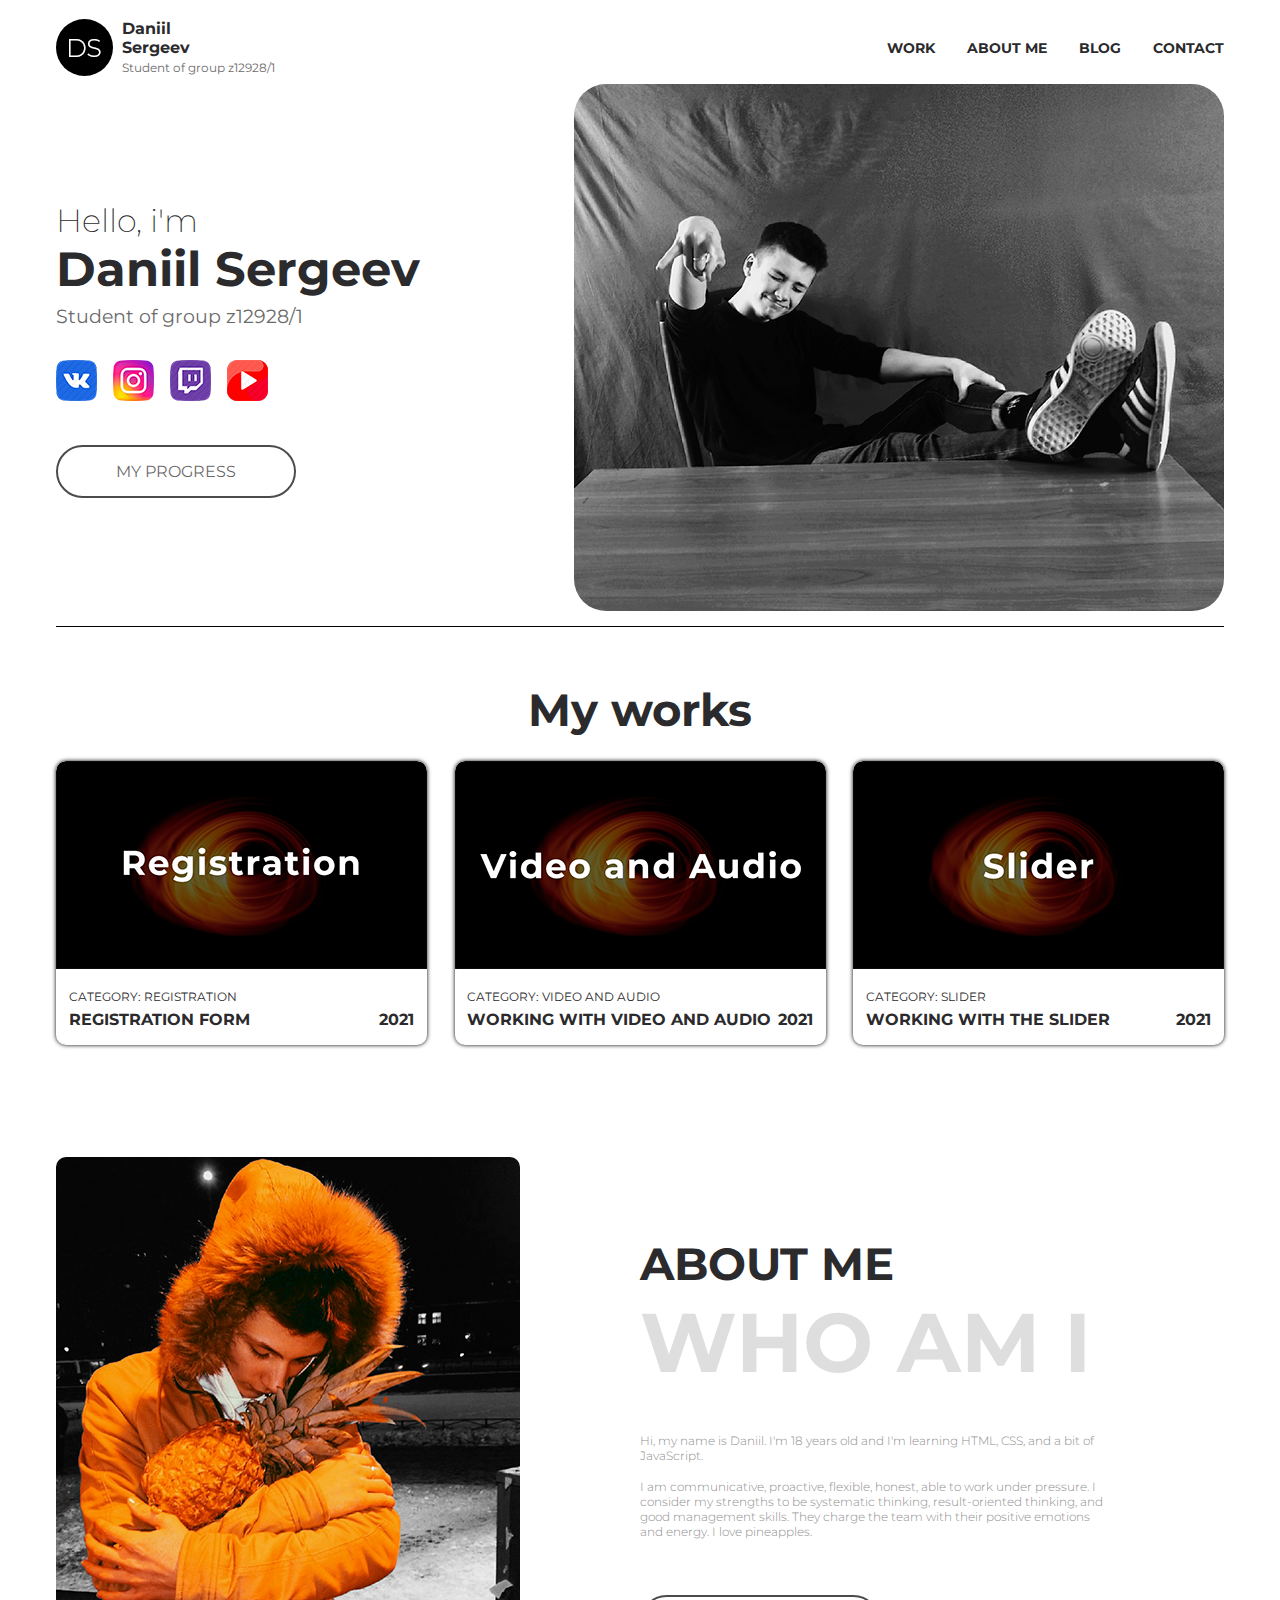
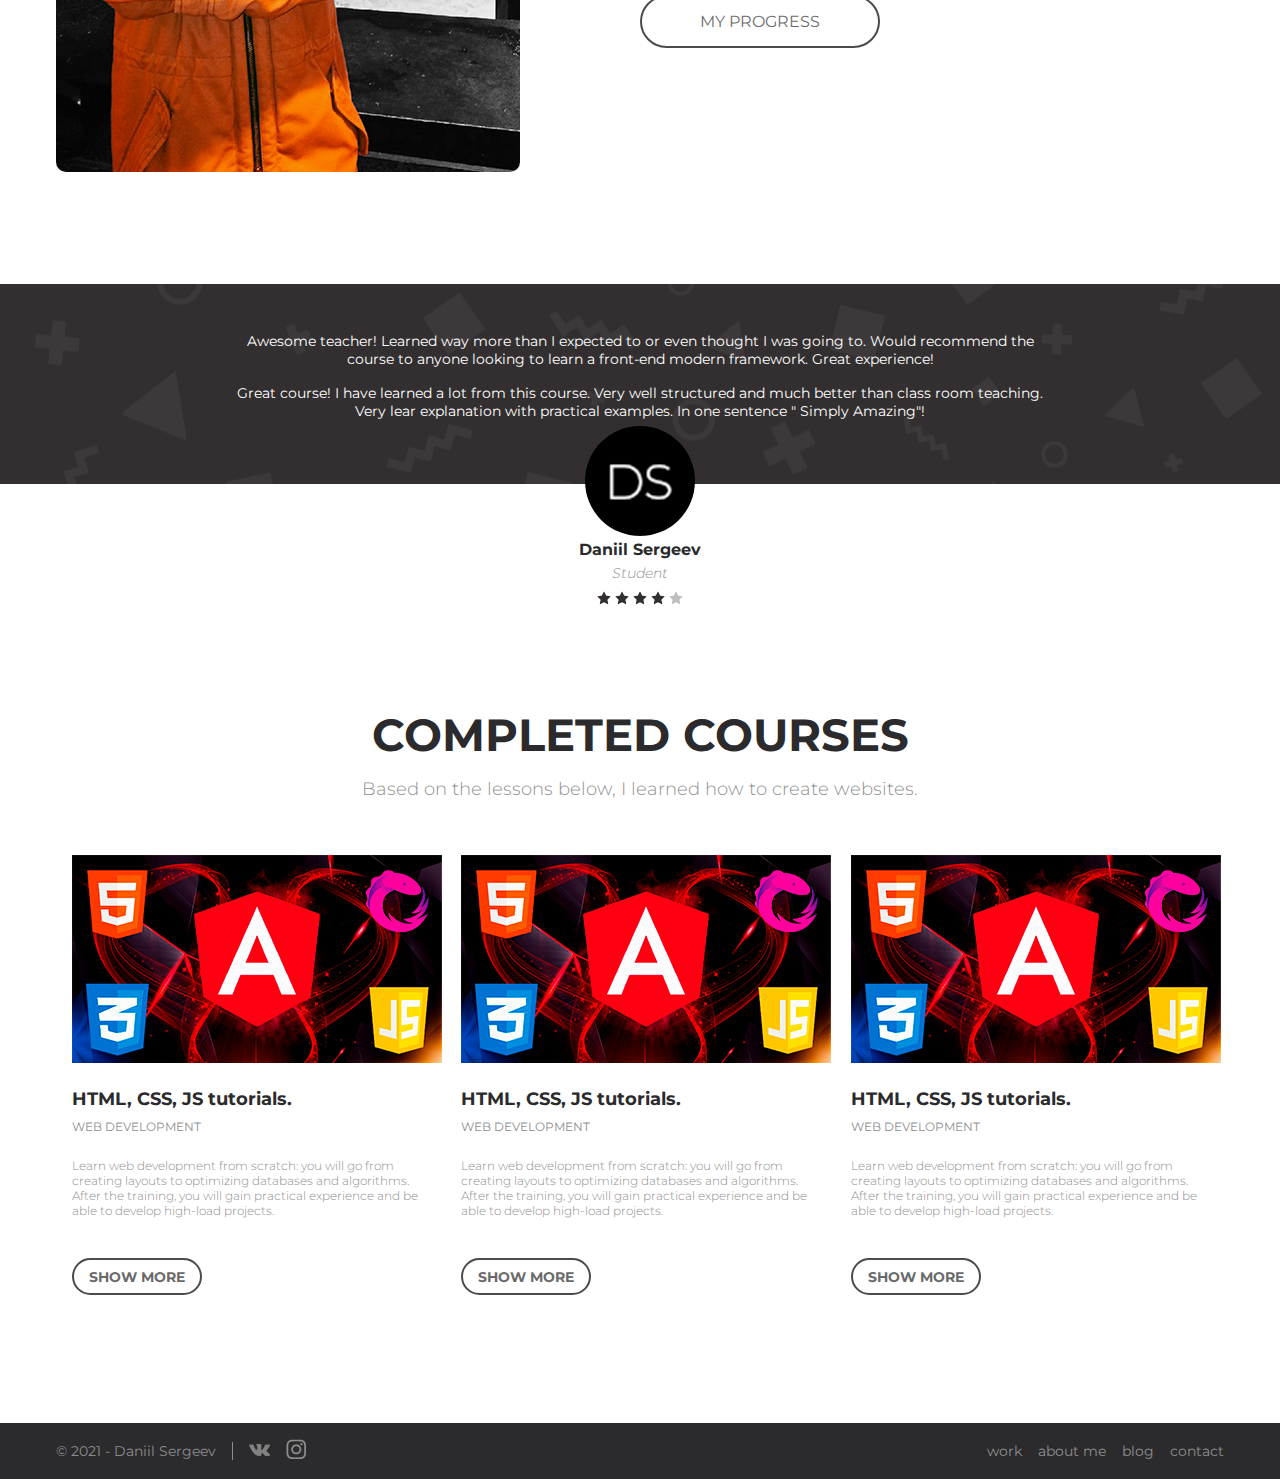
<file: index.html>
<!DOCTYPE html>
<html lang="en">
<head>
    <meta charset="UTF-8">
    <link rel="stylesheet" href="css/css.main/style.css">
    <link rel="preconnect" href="https://fonts.gstatic.com">
    <link href="https://fonts.googleapis.com/css2?family=Montserrat:ital,wght@0,300;0,400;0,700;1,300&display=swap" rel="stylesheet">
    <link rel="apple-touch-icon" sizes="76x76" href="FAVICON/apple-touch-icon.png">
    <link rel="icon" type="image/png" sizes="32x32" href="FAVICON/favicon-32x32.png">
    <link rel="icon" type="image/png" sizes="16x16" href="FAVICON/favicon-16x16.png">
    <link rel="manifest" href="FAVICON/site.webmanifest">
    <link rel="mask-icon" href="FAVICON/safari-pinned-tab.svg" color="#5bbad5">
    <meta name="msapplication-TileColor" content="#000000">
    <meta name="theme-color" content="#ffffff">
    <title>Daniil Sergeev</title>
    <script src="https://cdnjs.cloudflare.com/ajax/libs/jquery/3.5.1/jquery.min.js"></script>
</head>
<body>
<!-- БЛОК header -->
       <header class="header">
        <div class="container">
            <div class="header__inner">
                <div class="user">
                    <img class="user_avatar" src="img/logo.png" alt="Logo">
                    <div class="user_content">
                        <div class="user_name">Daniil <br> Sergeev</div>
                        <div class="user_prof">Student of group z12928/1</div>
                    </div>
                </div>

                <div class="nav" id="nav">
                    <a class="nav_link" href="#" data-scroll="#work">work</a>
                    <a class="nav_link" href="#" data-scroll="#about">about me</a>
                    <a class="nav_link" href="#" data-scroll="#courses">blog</a>
                    <a class="nav_link" href="mailto:molodoydanko@gmail.com">contact</a>
                </div>
            </div>
        </div>
    </header>
<!-- БЛОК intro -->
    <div class="intro">
        <div class="container">
            <div class="intro_inner">
                <div class="intro_content">
                    <h2 class="intro_subtitle">Hello, i'm</h2>
                    <h1 class="intro_title">Daniil Sergeev</h1>
                    <div class="intro_text">Student of group z12928/1</div>

                    <div class="social">
                        <a class="social_link" href="https://vk.com/dylloy" target="_blank">
                            <img src="img/vk.png" alt="vk">
                        </a>

                        <a class="social_link" href="https://www.instagram.com/dylloy_/" target="_blank">
                            <img src="img/inst.png" alt="inst">
                        </a>

                        <a class="social_link" href="https://www.twitch.tv/dylloyy" target="_blank">
                            <img src="img/twitch.png" alt="twitch">
                        </a>

                        <a class="social_link" href="https://www.youtube.com/" target="_blank">
                            <img src="img/youtube.png" alt="youtube">
                        </a>
                    </div>

                    <a class="btn" href="progress.html">My PROGRESS</a>
                </div>


                <img class="intro_photo" src="img/photo1.png" alt="photo1">
            </div>
        </div>
    </div>
<!-- БЛОК works -->
    <div class="works" id="work">
        <div class="container">
            <h3 class="text_center">My works</h3>

            <div class="portfolio">
                <a class="works_link" href="registration.html">
                 <div class="work">
                    <img class="works_photo" src="img/Registration.png" alt="Registration">
                    <div class="work_content">
                        <div class="work_cat">category: registration</div>
                        <div class="work_title">
                           Registration form
                            <div class="work_date">2021</div>
                        </div>
                    </div>
                </div>
                </a>
                <a class="works_link" href="vaa.html">
                 <div class="work">
                    <img class="works_photo" src="img/video%20audio.png" alt="Video and audio">
                    <div class="work_content">
                        <div class="work_cat">category: video and audio</div>
                        <div class="work_title">
                           Working with video and audio
                            <div class="work_date">2021</div>
                        </div>
                    </div>
                </div>
                </a>
                <a class="works_link" href="slider.html">
                 <div class="work">
                    <img class="works_photo" src="img/Slider.png" alt="Slider">
                    <div class="work_content">
                        <div class="work_cat">category: slider</div>
                        <div class="work_title">
                           Working with the slider
                            <div class="work_date">2021</div>
                        </div>
                    </div>
                </div>
                </a>
            </div>
        </div>
    </div>
<!-- БЛОК about -->
    <div class="about" id="about">
        <div class="container">
            <div class="about_inner">
                <img class="about_photo" src="img/photo2.png" alt="photo2">

                <div class="about_content">
                    <h3 class="about_title">about me</h3>
                    <h2 class="about_bigtitle">who am i</h2>
                    <div class="about_text">
                        <p>Hi, my name is Daniil. I'm 18 years old and I'm learning HTML, CSS, and a bit of JavaScript.</p>
                        <p>I am communicative, proactive, flexible, honest, able to work under pressure. I consider my strengths to be systematic thinking, result-oriented thinking, and good management skills. They charge the team with their positive emotions and energy. I love pineapples.</p>
                    </div>

                    <a class="btn" href="progress.html">My PROGRESS</a>
                </div>
            </div>
        </div>
    </div>
<!-- БЛОК reviews -->
    <div class="reviews">
        <div class="container">
            <div class="reviews_inner">
                <div class="reviews_text">
                    <p>Awesome teacher! Learned way more than I expected to or even thought I was going to. Would recommend the course to anyone looking to learn a front-end modern framework. Great experience!</p>
                    <p>Great course! I have learned a lot from this course. Very well structured and much better than class room teaching. Very lear explanation with practical examples. In one sentence " Simply Amazing"!</p>
                </div>

                <div class="reviews_author">
                    <img class="reviews_author_avatar" src="img/logo2.png" alt="logo">
                    <div class="reviews_name">Daniil Sergeev</div>
                    <div class="reviews_stud">Student</div>
                    <div class="reviews_rating">
                        <img class="reviews_star" src="img/star.png" alt="star">
                        <img class="reviews_star" src="img/star.png" alt="star">
                        <img class="reviews_star" src="img/star.png" alt="star">
                        <img class="reviews_star" src="img/star.png" alt="star">
                        <img class="reviews_star_unective" src="img/star.png" alt="star">
                    </div>
                </div>
            </div>
        </div>
    </div>
<!-- БЛОК courses -->
    <div class="courses" id="courses">
        <div class="container">
            <h3 class="text_center margine">Completed courses</h3>
            <div class="subtitle">Based on the lessons below, I learned how to create websites.</div>

            <div class="courses_inner">
                <div class="course">
                    <img class="course_photo" src="img/courses.png" alt="courses">

                    <div class="courses_content">
                        <h4 class="course_name">HTML, CSS, JS tutorials.</h4>
                        <div class="course_cat">WEB DEVELOPMENT</div>
                        <div class="course_text">
                            <p>Learn web development from scratch: you will go from creating layouts to optimizing databases and algorithms. After the training, you will gain practical experience and be able to develop high-load projects.</p>
                        </div>
                    </div>

                    <a class="btn btn_edit" href="https://www.youtube.com/playlist?list=PLM6XATa8CAG4F9nAIYNS5oAiPotxwLFIr" target="_blank">
                        SHOW MORE
                    </a>
                </div>
                 <div class="course">
                    <img class="course_photo" src="img/courses.png" alt="courses">

                    <div class="courses_content">
                        <h4 class="course_name">HTML, CSS, JS tutorials.</h4>
                        <div class="course_cat">WEB DEVELOPMENT</div>
                        <div class="course_text">
                            <p>Learn web development from scratch: you will go from creating layouts to optimizing databases and algorithms. After the training, you will gain practical experience and be able to develop high-load projects.</p>
                        </div>
                    </div>

                    <a class="btn btn_edit" href="https://www.youtube.com/playlist?list=PLoq3Accf02PVO4GvY4-UtIQkeD6tNmX_f" target="_blank">
                        SHOW MORE
                    </a>
                </div>
                 <div class="course">
                    <img class="course_photo" src="img/courses.png" alt="courses">

                    <div class="courses_content">
                        <h4 class="course_name">HTML, CSS, JS tutorials.</h4>
                        <div class="course_cat">WEB DEVELOPMENT</div>
                        <div class="course_text">
                            <p>Learn web development from scratch: you will go from creating layouts to optimizing databases and algorithms. After the training, you will gain practical experience and be able to develop high-load projects.</p>
                        </div>
                    </div>

                    <a class="btn btn_edit" href="https://www.youtube.com/playlist?list=PLoq3Accf02PVdUqjqPdWMG4HbEZXlhICW" target="_blank">
                        SHOW MORE
                    </a>
                </div>
            </div>
        </div>
    </div>
<!-- БЛОК footer -->
    <footer class="footer">
        <div class="container">
            <div class="footer_inner">
                <div class="footer_info">
                    <div class="footer_copyright">
                        &copy; 2021 - Daniil Sergeev
                    </div>

                    <div class="footer_social">
                        <a class="footer_link" href="https://vk.com/dylloy" target="_blank">
                            <img src="img/vk%20smoll.png" alt="vk">
                        </a>
                        <a class="footer_link" href="https://www.instagram.com/dylloy_/" target="_blank">
                            <img src="img/instagram%20smoll.png" alt="inst">
                        </a>
                    </div>
                </div>

                <div class="footer_nav">
                    <a class="footer_nav_link" href="#" data-scroll="#work">work</a>
                    <a class="footer_nav_link" href="#" data-scroll="#about">about me</a>
                    <a class="footer_nav_link" href="#" data-scroll="#courses">blog</a>
                    <a class="footer_nav_link" href="mailto:molodoydanko@gmail.com">contact</a>
                </div>
            </div>
        </div>
    </footer>

    <script src="app.js"></script>
</body>
</html>
</file>
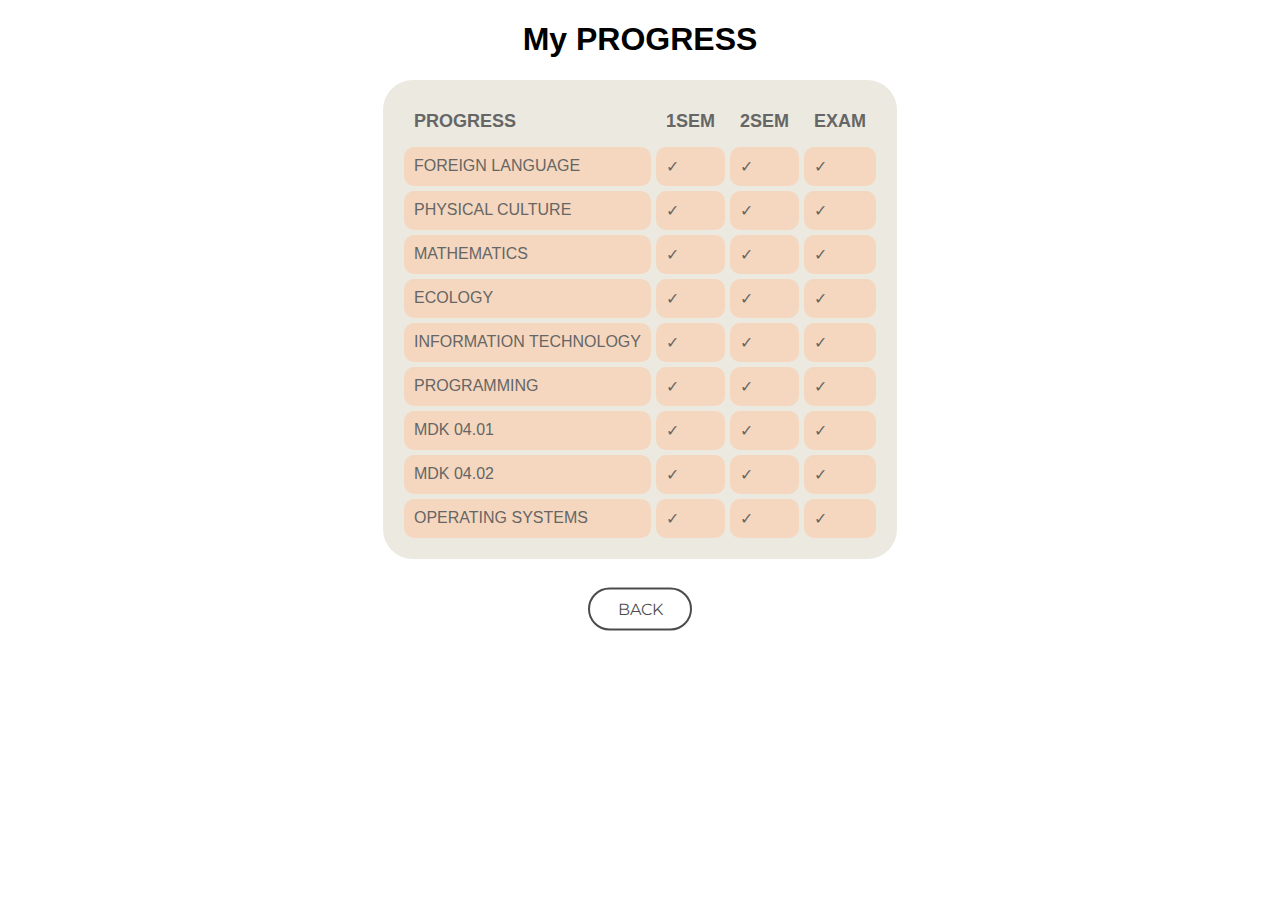
<file: progress.html>
<!DOCTYPE html>
<html lang="en">
<head>
    <meta charset="UTF-8">
    <link rel="stylesheet" href="css/css.progress/style.css">
    <link rel="preconnect" href="https://fonts.gstatic.com">
    <link href="https://fonts.googleapis.com/css2?family=Montserrat:ital,wght@0,300;0,400;0,700;1,300&display=swap" rel="stylesheet">
    <link rel="apple-touch-icon" sizes="76x76" href="FAVICON/apple-touch-icon.png">
    <link rel="icon" type="image/png" sizes="32x32" href="FAVICON/favicon-32x32.png">
    <link rel="icon" type="image/png" sizes="16x16" href="FAVICON/favicon-16x16.png">
    <link rel="manifest" href="FAVICON/site.webmanifest">
    <link rel="mask-icon" href="FAVICON/safari-pinned-tab.svg" color="#5bbad5">
    <meta name="msapplication-TileColor" content="#000000">
    <meta name="theme-color" content="#ffffff">
    <title>Daniil Sergeev</title>
</head>
<body>

<h1>My PROGRESS</h1>
<table>
    <tr>
        <th>PROGRESS</th>
        <th>1SEM</th>
        <th>2SEM</th>
        <th>EXAM</th>
    </tr>
    <tr>
        <td>FOREIGN LANGUAGE</td>
        <td>✓</td>
        <td>✓</td>
        <td>✓</td>
    </tr>
    <tr>
        <td>PHYSICAL CULTURE</td>
        <td>✓</td>
        <td>✓</td>
        <td>✓</td>
    </tr>
    <tr>
        <td>MATHEMATICS</td>
        <td>✓</td>
        <td>✓</td>
        <td>✓</td>
    </tr>
    <tr>
        <td>ECOLOGY</td>
        <td>✓</td>
        <td>✓</td>
        <td>✓</td>
    </tr>
    <tr>
        <td>INFORMATION TECHNOLOGY</td>
        <td>✓</td>
        <td>✓</td>
        <td>✓</td>
    </tr>
    <tr>
        <td>PROGRAMMING</td>
        <td>✓</td>
        <td>✓</td>
        <td>✓</td>
    </tr>
    <tr>
        <td>MDK 04.01</td>
        <td>✓</td>
        <td>✓</td>
        <td>✓</td>
    </tr>
    <tr>
        <td>MDK 04.02</td>
        <td>✓</td>
        <td>✓</td>
        <td>✓</td>
    </tr>
    <tr>
        <td>OPERATING SYSTEMS</td>
        <td>✓</td>
        <td>✓</td>
        <td>✓</td>
    </tr>
</table>

<a class="btn" href="index.html">BACK</a>


</body>
</html>
</file>
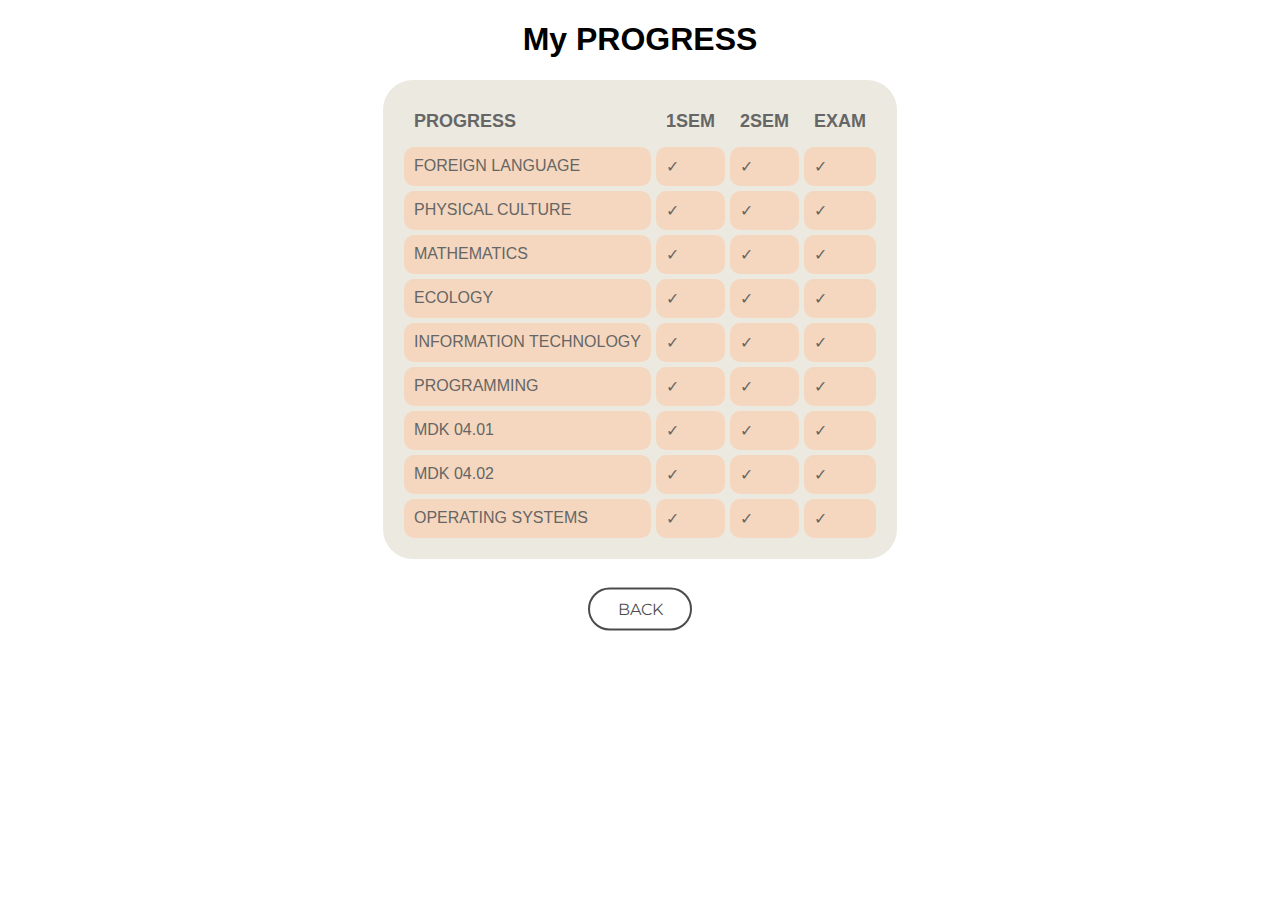
<file: progress.r.html>
<!DOCTYPE html>
<html lang="en">
<head>
    <meta charset="UTF-8">
    <link rel="stylesheet" href="css/css.progress/style.css">
    <link rel="preconnect" href="https://fonts.gstatic.com">
    <link href="https://fonts.googleapis.com/css2?family=Montserrat:ital,wght@0,300;0,400;0,700;1,300&display=swap" rel="stylesheet">
    <link rel="apple-touch-icon" sizes="76x76" href="FAVICON/apple-touch-icon.png">
    <link rel="icon" type="image/png" sizes="32x32" href="FAVICON/favicon-32x32.png">
    <link rel="icon" type="image/png" sizes="16x16" href="FAVICON/favicon-16x16.png">
    <link rel="manifest" href="FAVICON/site.webmanifest">
    <link rel="mask-icon" href="FAVICON/safari-pinned-tab.svg" color="#5bbad5">
    <meta name="msapplication-TileColor" content="#000000">
    <meta name="theme-color" content="#ffffff">
    <title>Daniil Sergeev</title>
</head>
<body>

<h1>My PROGRESS</h1>
<table>
    <tr>
        <th>PROGRESS</th>
        <th>1SEM</th>
        <th>2SEM</th>
        <th>EXAM</th>
    </tr>
    <tr>
        <td>FOREIGN LANGUAGE</td>
        <td>✓</td>
        <td>✓</td>
        <td>✓</td>
    </tr>
    <tr>
        <td>PHYSICAL CULTURE</td>
        <td>✓</td>
        <td>✓</td>
        <td>✓</td>
    </tr>
    <tr>
        <td>MATHEMATICS</td>
        <td>✓</td>
        <td>✓</td>
        <td>✓</td>
    </tr>
    <tr>
        <td>ECOLOGY</td>
        <td>✓</td>
        <td>✓</td>
        <td>✓</td>
    </tr>
    <tr>
        <td>INFORMATION TECHNOLOGY</td>
        <td>✓</td>
        <td>✓</td>
        <td>✓</td>
    </tr>
    <tr>
        <td>PROGRAMMING</td>
        <td>✓</td>
        <td>✓</td>
        <td>✓</td>
    </tr>
    <tr>
        <td>MDK 04.01</td>
        <td>✓</td>
        <td>✓</td>
        <td>✓</td>
    </tr>
    <tr>
        <td>MDK 04.02</td>
        <td>✓</td>
        <td>✓</td>
        <td>✓</td>
    </tr>
    <tr>
        <td>OPERATING SYSTEMS</td>
        <td>✓</td>
        <td>✓</td>
        <td>✓</td>
    </tr>
</table>

<a class="btn" href="registration.html">BACK</a>

</body>
</html>
</file>
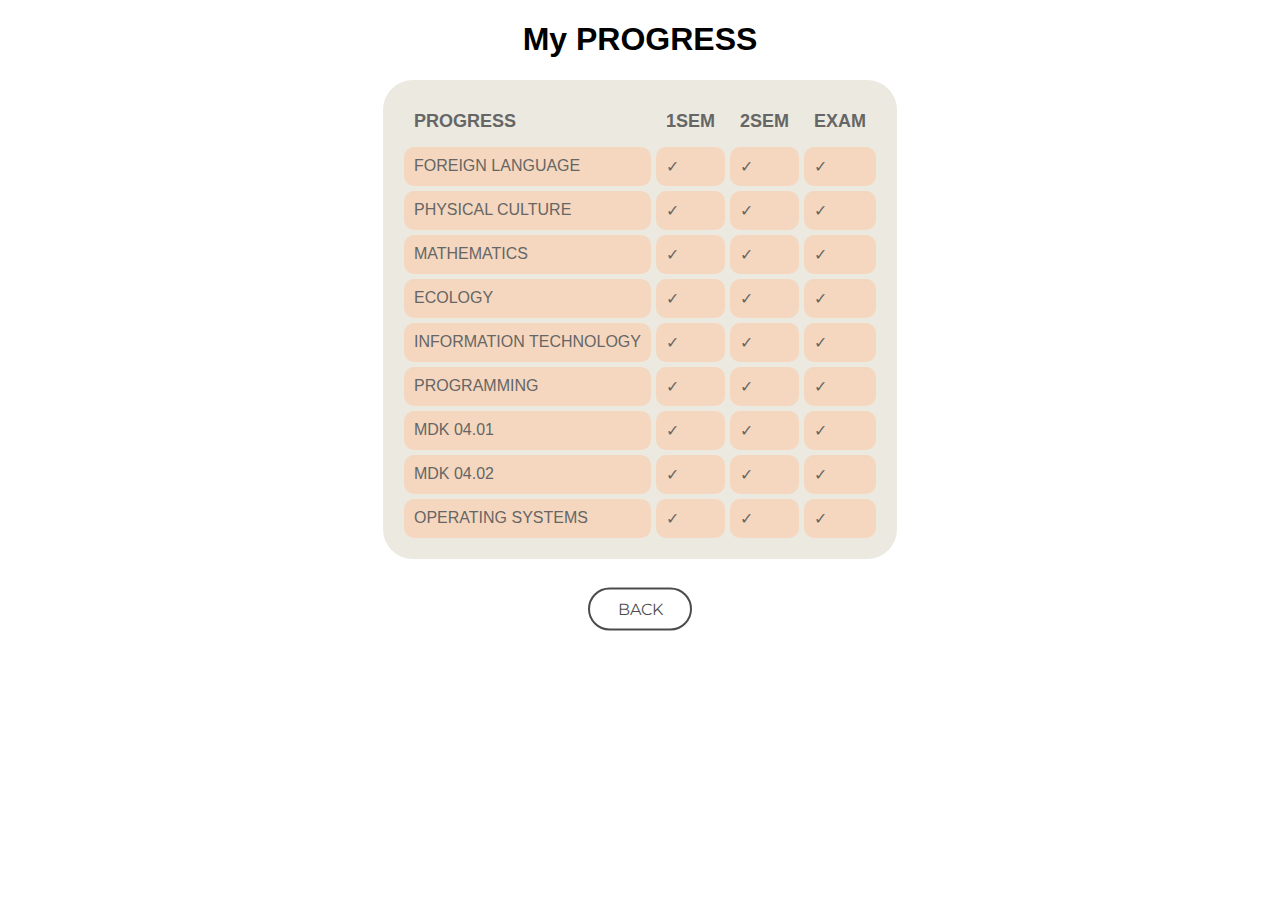
<file: progress.s.html>
<!DOCTYPE html>
<html lang="en">
<head>
    <meta charset="UTF-8">
    <link rel="stylesheet" href="css/css.progress/style.css">
    <link rel="preconnect" href="https://fonts.gstatic.com">
    <link href="https://fonts.googleapis.com/css2?family=Montserrat:ital,wght@0,300;0,400;0,700;1,300&display=swap" rel="stylesheet">
    <link rel="apple-touch-icon" sizes="76x76" href="FAVICON/apple-touch-icon.png">
    <link rel="icon" type="image/png" sizes="32x32" href="FAVICON/favicon-32x32.png">
    <link rel="icon" type="image/png" sizes="16x16" href="FAVICON/favicon-16x16.png">
    <link rel="manifest" href="FAVICON/site.webmanifest">
    <link rel="mask-icon" href="FAVICON/safari-pinned-tab.svg" color="#5bbad5">
    <meta name="msapplication-TileColor" content="#000000">
    <meta name="theme-color" content="#ffffff">
    <title>Daniil Sergeev</title>
</head>
<body>

<h1>My PROGRESS</h1>
<table>
    <tr>
        <th>PROGRESS</th>
        <th>1SEM</th>
        <th>2SEM</th>
        <th>EXAM</th>
    </tr>
    <tr>
        <td>FOREIGN LANGUAGE</td>
        <td>✓</td>
        <td>✓</td>
        <td>✓</td>
    </tr>
    <tr>
        <td>PHYSICAL CULTURE</td>
        <td>✓</td>
        <td>✓</td>
        <td>✓</td>
    </tr>
    <tr>
        <td>MATHEMATICS</td>
        <td>✓</td>
        <td>✓</td>
        <td>✓</td>
    </tr>
    <tr>
        <td>ECOLOGY</td>
        <td>✓</td>
        <td>✓</td>
        <td>✓</td>
    </tr>
    <tr>
        <td>INFORMATION TECHNOLOGY</td>
        <td>✓</td>
        <td>✓</td>
        <td>✓</td>
    </tr>
    <tr>
        <td>PROGRAMMING</td>
        <td>✓</td>
        <td>✓</td>
        <td>✓</td>
    </tr>
    <tr>
        <td>MDK 04.01</td>
        <td>✓</td>
        <td>✓</td>
        <td>✓</td>
    </tr>
    <tr>
        <td>MDK 04.02</td>
        <td>✓</td>
        <td>✓</td>
        <td>✓</td>
    </tr>
    <tr>
        <td>OPERATING SYSTEMS</td>
        <td>✓</td>
        <td>✓</td>
        <td>✓</td>
    </tr>
</table>

<a class="btn" href="slider.html">BACK</a>

</body>
</html>
</file>
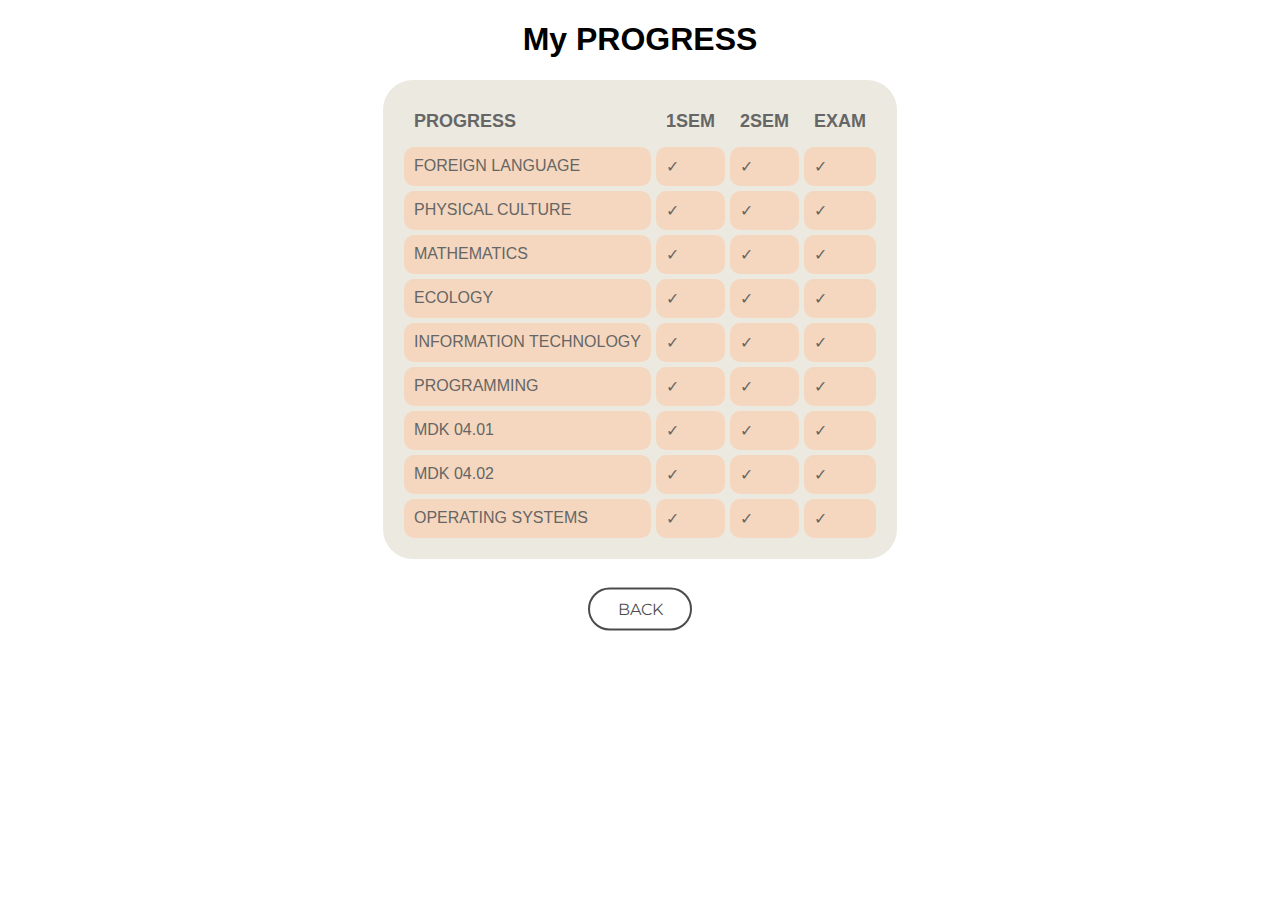
<file: progress.v.html>
<!DOCTYPE html>
<html lang="en">
<head>
    <meta charset="UTF-8">
    <link rel="stylesheet" href="css/css.progress/style.css">
    <link rel="preconnect" href="https://fonts.gstatic.com">
    <link href="https://fonts.googleapis.com/css2?family=Montserrat:ital,wght@0,300;0,400;0,700;1,300&display=swap" rel="stylesheet">
    <link rel="apple-touch-icon" sizes="76x76" href="FAVICON/apple-touch-icon.png">
    <link rel="icon" type="image/png" sizes="32x32" href="FAVICON/favicon-32x32.png">
    <link rel="icon" type="image/png" sizes="16x16" href="FAVICON/favicon-16x16.png">
    <link rel="manifest" href="FAVICON/site.webmanifest">
    <link rel="mask-icon" href="FAVICON/safari-pinned-tab.svg" color="#5bbad5">
    <meta name="msapplication-TileColor" content="#000000">
    <meta name="theme-color" content="#ffffff">
    <title>Daniil Sergeev</title>
</head>
<body>

<h1>My PROGRESS</h1>
<table>
    <tr>
        <th>PROGRESS</th>
        <th>1SEM</th>
        <th>2SEM</th>
        <th>EXAM</th>
    </tr>
    <tr>
        <td>FOREIGN LANGUAGE</td>
        <td>✓</td>
        <td>✓</td>
        <td>✓</td>
    </tr>
    <tr>
        <td>PHYSICAL CULTURE</td>
        <td>✓</td>
        <td>✓</td>
        <td>✓</td>
    </tr>
    <tr>
        <td>MATHEMATICS</td>
        <td>✓</td>
        <td>✓</td>
        <td>✓</td>
    </tr>
    <tr>
        <td>ECOLOGY</td>
        <td>✓</td>
        <td>✓</td>
        <td>✓</td>
    </tr>
    <tr>
        <td>INFORMATION TECHNOLOGY</td>
        <td>✓</td>
        <td>✓</td>
        <td>✓</td>
    </tr>
    <tr>
        <td>PROGRAMMING</td>
        <td>✓</td>
        <td>✓</td>
        <td>✓</td>
    </tr>
    <tr>
        <td>MDK 04.01</td>
        <td>✓</td>
        <td>✓</td>
        <td>✓</td>
    </tr>
    <tr>
        <td>MDK 04.02</td>
        <td>✓</td>
        <td>✓</td>
        <td>✓</td>
    </tr>
    <tr>
        <td>OPERATING SYSTEMS</td>
        <td>✓</td>
        <td>✓</td>
        <td>✓</td>
    </tr>
</table>

<a class="btn" href="vaa.html">BACK</a>

</body>
</html>
</file>
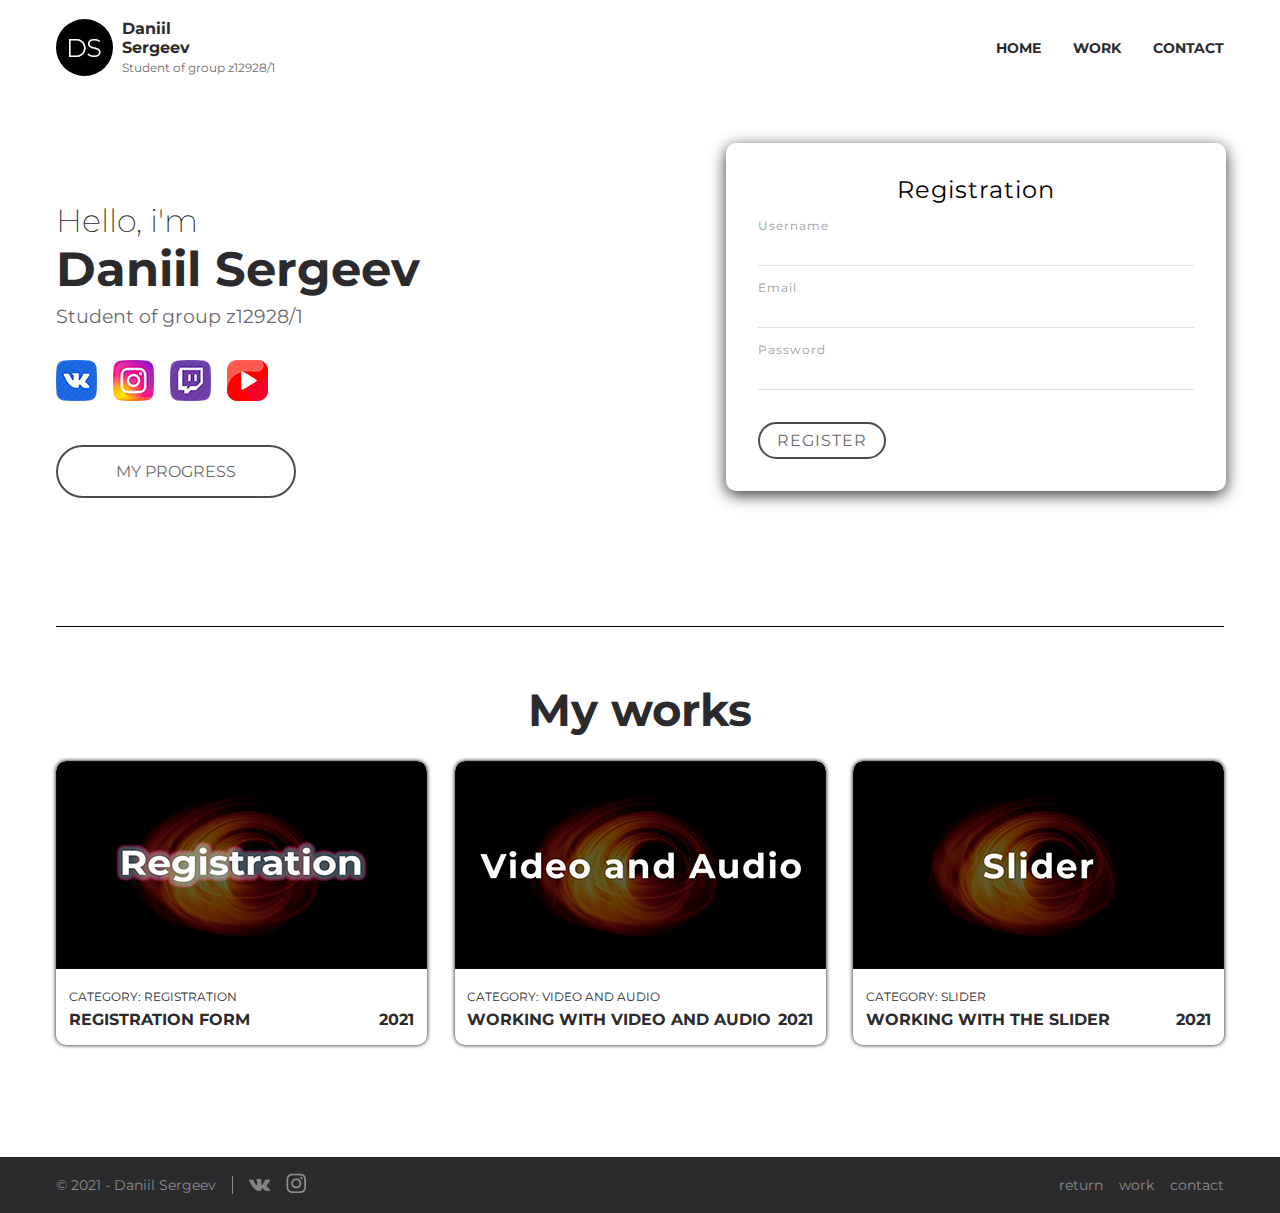
<file: registration.html>
<!DOCTYPE html>
<html lang="en">
<head>
    <meta charset="UTF-8">
    <link rel="stylesheet" href="css/css.registration/style.css">
    <link rel="preconnect" href="https://fonts.gstatic.com">
    <link href="https://fonts.googleapis.com/css2?family=Montserrat:ital,wght@0,300;0,400;0,700;1,300&display=swap" rel="stylesheet">
    <link rel="apple-touch-icon" sizes="76x76" href="FAVICON/apple-touch-icon.png">
    <link rel="icon" type="image/png" sizes="32x32" href="FAVICON/favicon-32x32.png">
    <link rel="icon" type="image/png" sizes="16x16" href="FAVICON/favicon-16x16.png">
    <link rel="manifest" href="FAVICON/site.webmanifest">
    <link rel="mask-icon" href="FAVICON/safari-pinned-tab.svg" color="#5bbad5">
    <meta name="msapplication-TileColor" content="#000000">
    <meta name="theme-color" content="#ffffff">
    <title>Daniil Sergeev</title>
    <script src="https://cdnjs.cloudflare.com/ajax/libs/jquery/3.5.1/jquery.min.js"></script>
</head>
<body>
<!-- БЛОК header -->
       <header class="header">
        <div class="container">
            <div class="header__inner">
                <div class="user">
                    <img class="user_avatar" src="img/logo.png" alt="Logo">
                    <div class="user_content">
                        <div class="user_name">Daniil <br> Sergeev</div>
                        <div class="user_prof">Student of group z12928/1</div>
                    </div>
                </div>

                <div class="nav" id="nav">
                    <a class="nav_link" href="index.html">home</a>
                    <a class="nav_link" href="#" data-scroll="#work">work</a>
                    <a class="nav_link" href="mailto:molodoydanko@gmail.com">contact</a>
                </div>
            </div>
        </div>
    </header>
<!-- БЛОК intro -->
    <div class="intro">
        <div class="container">
            <div class="intro_inner">
                <div class="intro_content">
                    <h2 class="intro_subtitle">Hello, i'm</h2>
                    <h1 class="intro_title">Daniil Sergeev</h1>
                    <div class="intro_text">Student of group z12928/1</div>

                    <div class="social">
                        <a class="social_link" href="https://vk.com/dylloy" target="_blank">
                            <img src="img/vk.png" alt="vk">
                        </a>

                        <a class="social_link" href="https://www.instagram.com/dylloy_/" target="_blank">
                            <img src="img/inst.png" alt="inst">
                        </a>

                        <a class="social_link" href="https://www.twitch.tv/dylloyy" target="_blank">
                            <img src="img/twitch.png" alt="twitch">
                        </a>

                        <a class="social_link" href="https://www.youtube.com/" target="_blank">
                            <img src="img/youtube.png" alt="youtube">
                        </a>
                    </div>

                    <a class="btn" href="progress.r.html">My PROGRESS</a>

<!-- БЛОК form -->
                    <form class="form">
                    <h2 class="form_title">Registration</h2>

                    <div class="form_group">
                        <input class="form_input">
                        <label class="form_label">Username</label>
                    </div>

                    <div class="form_group">
                        <input class="form_input">
                        <label class="form_label">Email</label>
                    </div>

                    <div class="form_group">
                        <input type="password" class="form_input">
                        <label class="form_label">Password</label>
                    </div>

                    <a class="form_btn" href="https://i.gifer.com/NdR.gif">Register</a>

                </form>

                </div>
            </div>
        </div>
    </div>
<!-- БЛОК works -->
    <div class="works" id="work">
        <div class="container">
            <h3 class="text_center">My works</h3>

            <div class="portfolio">
                <a class="works_link" href="registration.html">
                 <div class="work">
                    <img class="works_photo" src="img/Registration2.png" alt="Registration">
                    <div class="work_content">
                        <div class="work_cat">category: registration</div>
                        <div class="work_title">
                           Registration form
                            <div class="work_date">2021</div>
                        </div>
                    </div>
                </div>
                </a>
                <a class="works_link" href="vaa.html">
                 <div class="work">
                    <img class="works_photo" src="img/video%20audio.png" alt="Video and audio">
                    <div class="work_content">
                        <div class="work_cat">category: video and audio</div>
                        <div class="work_title">
                           Working with video and audio
                            <div class="work_date">2021</div>
                        </div>
                    </div>
                </div>
                </a>
                <a class="works_link" href="slider.html">
                 <div class="work">
                    <img class="works_photo" src="img/Slider.png" alt="Slider">
                    <div class="work_content">
                        <div class="work_cat">category: slider</div>
                        <div class="work_title">
                           Working with the slider
                            <div class="work_date">2021</div>
                        </div>
                    </div>
                </div>
                </a>
            </div>
        </div>
    </div>
<!-- БЛОК footer -->
    <footer class="footer">
        <div class="container">
            <div class="footer_inner">
                <div class="footer_info">
                    <div class="footer_copyright">
                        &copy; 2021 - Daniil Sergeev
                    </div>

                    <div class="footer_social">
                        <a class="footer_link" href="https://vk.com/dylloy" target="_blank">
                            <img src="img/vk%20smoll.png" alt="vk">
                        </a>
                        <a class="footer_link" href="https://www.instagram.com/dylloy_/" target="_blank">
                            <img src="img/instagram%20smoll.png" alt="inst">
                        </a>
                    </div>
                </div>

                <div class="footer_nav">
                    <a class="footer_nav_link" href="#">return</a>
                    <a class="footer_nav_link" href="#" data-scroll="#work">work</a>
                    <a class="footer_nav_link" href="mailto:molodoydanko@gmail.com">contact</a>
                </div>
            </div>
        </div>
    </footer>

    <script src="app.js"></script>

</body>
</html>
</file>
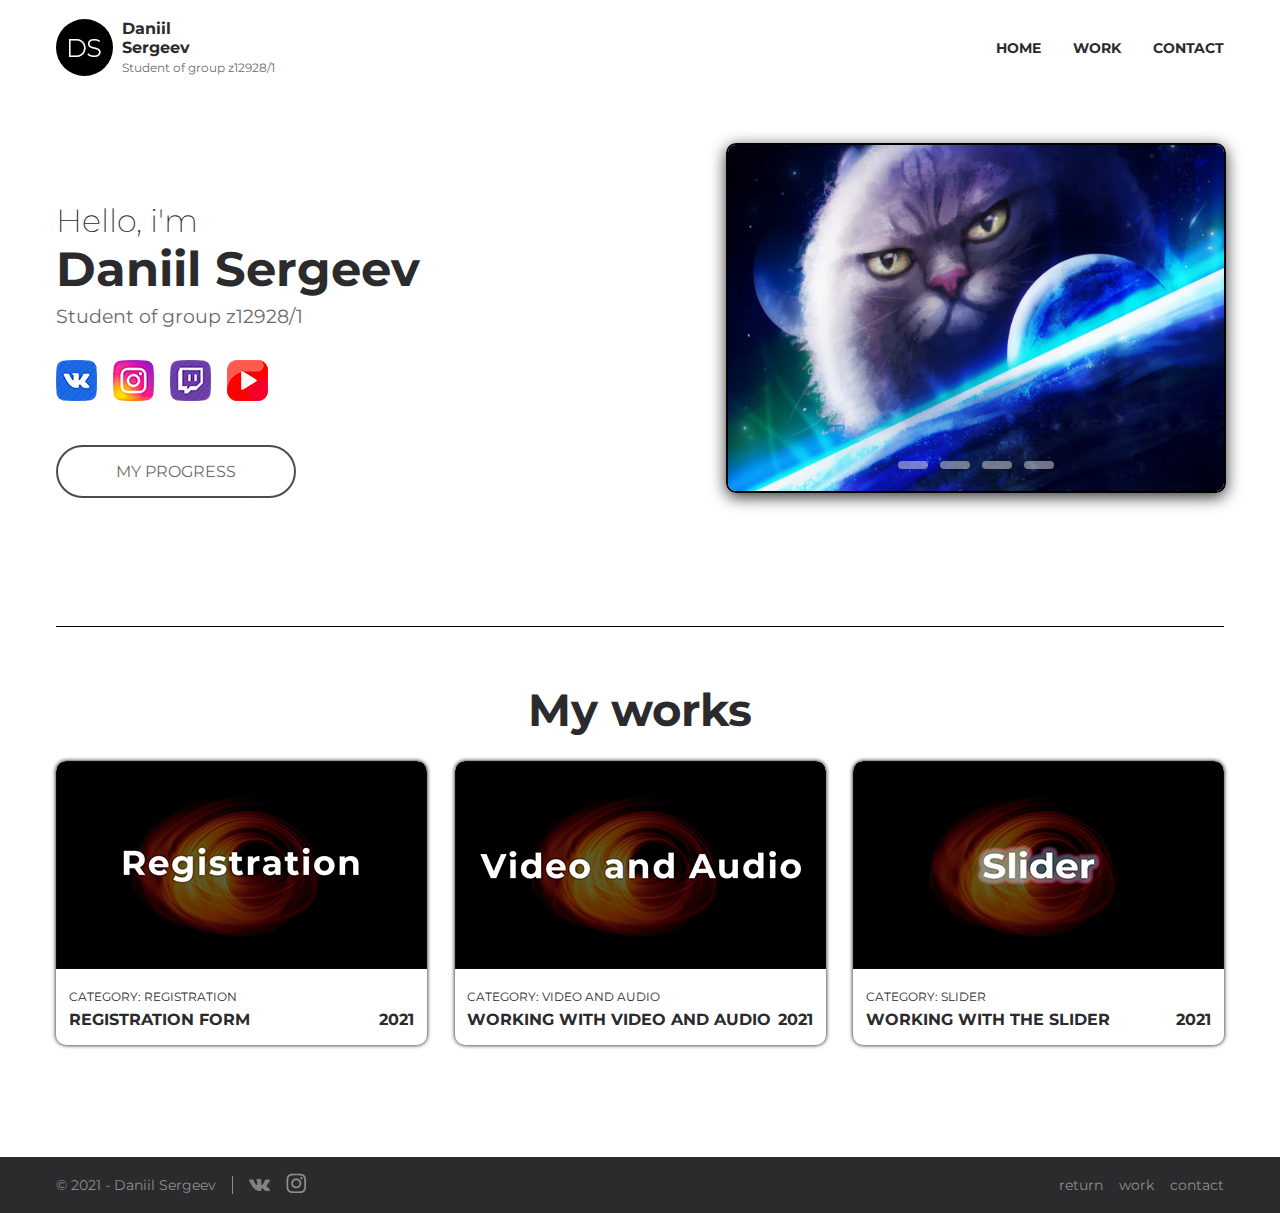
<file: slider.html>
<!DOCTYPE html>
<html lang="en">
<head>
    <meta charset="UTF-8">
    <link rel="stylesheet" href="css/css.slider/style.css">
    <link rel="preconnect" href="https://fonts.gstatic.com">
    <link href="https://fonts.googleapis.com/css2?family=Montserrat:ital,wght@0,300;0,400;0,700;1,300&display=swap" rel="stylesheet">
    <link rel="apple-touch-icon" sizes="76x76" href="FAVICON/apple-touch-icon.png">
    <link rel="icon" type="image/png" sizes="32x32" href="FAVICON/favicon-32x32.png">
    <link rel="icon" type="image/png" sizes="16x16" href="FAVICON/favicon-16x16.png">
    <link rel="manifest" href="FAVICON/site.webmanifest">
    <link rel="mask-icon" href="FAVICON/safari-pinned-tab.svg" color="#5bbad5">
    <meta name="msapplication-TileColor" content="#000000">
    <meta name="theme-color" content="#ffffff">
    <title>Daniil Sergeev</title>
    <script src="https://cdnjs.cloudflare.com/ajax/libs/jquery/3.5.1/jquery.min.js"></script>
</head>
<body>
<!-- БЛОК header -->
       <header class="header">
        <div class="container">
            <div class="header__inner">
                <div class="user">
                    <img class="user_avatar" src="img/logo.png" alt="Logo">
                    <div class="user_content">
                        <div class="user_name">Daniil <br> Sergeev</div>
                        <div class="user_prof">Student of group z12928/1</div>
                    </div>
                </div>

                <div class="nav" id="nav">
                    <a class="nav_link" href="index.html">home</a>
                    <a class="nav_link" href="#" data-scroll="#work">work</a>
                    <a class="nav_link" href="mailto:molodoydanko@gmail.com">contact</a>
                </div>
            </div>
        </div>
    </header>
<!-- БЛОК intro -->
    <div class="intro">
        <div class="container">
            <div class="intro_inner">
                <div class="intro_content">
                    <h2 class="intro_subtitle">Hello, i'm</h2>
                    <h1 class="intro_title">Daniil Sergeev</h1>
                    <div class="intro_text">Student of group z12928/1</div>

                    <div class="social">
                        <a class="social_link" href="https://vk.com/dylloy" target="_blank">
                            <img src="img/vk.png" alt="vk">
                        </a>

                        <a class="social_link" href="https://www.instagram.com/dylloy_/" target="_blank">
                            <img src="img/inst.png" alt="inst">
                        </a>

                        <a class="social_link" href="https://www.twitch.tv/dylloyy" target="_blank">
                            <img src="img/twitch.png" alt="twitch">
                        </a>

                        <a class="social_link" href="https://www.youtube.com/" target="_blank">
                            <img src="img/youtube.png" alt="youtube">
                        </a>
                    </div>

                    <a class="btn" href="progress.s.html">My PROGRESS</a>
<!-- БЛОК slider -->
                    <div class="slider">

                        <div class="slides">

                            <input type="radio" name="r" id="r1" checked>
                            <input type="radio" name="r" id="r2">
                            <input type="radio" name="r" id="r3">
                            <input type="radio" name="r" id="r4">

                            <div class="slide s1"><img src="img/1.jpg" alt=""></div>
                            <div class="slide"><img src="img/2.jpg" alt=""></div>
                            <div class="slide"><img src="img/3.jpg" alt=""></div>
                            <div class="slide"><img src="img/4.jpg" alt=""></div>

                        </div>

                        <div class="navigation">
                            <label for="r1" class="bar"></label>
                            <label for="r2" class="bar"></label>
                            <label for="r3" class="bar"></label>
                            <label for="r4" class="bar"></label>
                        </div>
                    </div>
                </div>
            </div>
        </div>
    </div>
<!-- БЛОК works -->
    <div class="works" id="work">
        <div class="container">
            <h3 class="text_center">My works</h3>

            <div class="portfolio">
                <a class="works_link" href="registration.html">
                 <div class="work">
                    <img class="works_photo" src="img/Registration.png" alt="Registration">
                    <div class="work_content">
                        <div class="work_cat">category: registration</div>
                        <div class="work_title">
                           Registration form
                            <div class="work_date">2021</div>
                        </div>
                    </div>
                </div>
                </a>
                <a class="works_link" href="vaa.html">
                 <div class="work">
                    <img class="works_photo" src="img/video%20audio.png" alt="Video and audio">
                    <div class="work_content">
                        <div class="work_cat">category: video and audio</div>
                        <div class="work_title">
                           Working with video and audio
                            <div class="work_date">2021</div>
                        </div>
                    </div>
                </div>
                </a>
                <a class="works_link" href="slider.html">
                 <div class="work">
                    <img class="works_photo" src="img/Slider2.png" alt="Slider">
                    <div class="work_content">
                        <div class="work_cat">category: slider</div>
                        <div class="work_title">
                           Working with the slider
                            <div class="work_date">2021</div>
                        </div>
                    </div>
                </div>
                </a>
            </div>
        </div>
    </div>
<!-- БЛОК footer -->
    <footer class="footer">
        <div class="container">
            <div class="footer_inner">
                <div class="footer_info">
                    <div class="footer_copyright">
                        &copy; 2021 - Daniil Sergeev
                    </div>

                    <div class="footer_social">
                        <a class="footer_link" href="https://vk.com/dylloy" target="_blank">
                            <img src="img/vk%20smoll.png" alt="vk">
                        </a>
                        <a class="footer_link" href="https://www.instagram.com/dylloy_/" target="_blank">
                            <img src="img/instagram%20smoll.png" alt="inst">
                        </a>
                    </div>
                </div>

                <div class="footer_nav">
                    <a class="footer_nav_link" href="#">return</a>
                    <a class="footer_nav_link" href="#" data-scroll="#work">work</a>
                    <a class="footer_nav_link" href="mailto:molodoydanko@gmail.com">contact</a>
                </div>
            </div>
        </div>
    </footer>

    <script src="app.js"></script>

</body>
</html>
</file>
<file: css/css.main/style.css>
:root {
    --black: #2b2a2c;
    --gray: #8f8f90;
    --gray-light: #dedede;
    --white: #ffffff;
}


body {
    margin: 0;
    font-family: 'Montserrat', sans-serif;
    font-size: 1rem;
    color: black;
}


h1, h2, h3, h4, h5, h6 {
    margin: 0;
}


p {
    margin: 0 0 1rem;
}


*,
*:before,
*:after {
    box-sizing: border-box;
}

/* БЛОК header ================================ */
.container {
    width: 100%;
    max-width: 1200px;
    padding-left: 1rem;
    padding-right: 1rem;
    margin: 0 auto;
}


.header {
    padding: 1.2rem 0;
    position: relative;
}


.header__inner {
    display: flex;
    justify-content: space-between;
    align-items: center;
}


.user {
    display: flex;
}


.user_avatar {
    border-radius: 50%;
}


.user_content {
    padding-left: 9px;
}


.user_name {
    font-size: 1rem;
    color: var(--black);
    font-weight: bold;
    margin-bottom: 3px;
}


.user_prof {
    font-size: 0.75rem;
    color: var(--black);
    opacity: 0.7;
}


.nav {
    display: flex;
    flex-wrap: wrap;
    align-items: center;
    height: 100%;
}


.nav_link {
    margin-left: 2rem;
    position: relative;

    font-size: 0.9rem;
    color: var(--black);
    font-weight: bold;
    text-transform: uppercase;
    text-decoration: none;
}


.nav_link:hover {
    border-bottom: 2px solid black;
    padding: 0 0 4px;
}

/* БЛОК intro ================================ */
.intro_inner {
    display: flex;
    padding-top: 6.6rem;
    padding-bottom: 8rem;
    position: relative;

    border-bottom: 1px solid black;
}


.intro_subtitle {
    color: var(--black);
    font-weight: 200;
    font-size: 2rem;
}


.intro_title {
    color: var(--black);
    font-weight: bold;
    font-size: 3rem;
    margin-bottom: 6px;
}


.intro_text {
    color: var(--black);
    font-size: 1.2rem ;
    opacity: 0.7;
}


.social {
    margin-top: 2rem;
    margin-bottom: 2.5rem;
    display: flex;
}


.social_link {
    margin-right: 1rem;
    text-decoration: none;
}


.social_link:hover {
    transform: translateY(-5px)
}


.btn {
    display: inline-block;
    vertical-align: top;
    padding: 15px;
    width: 15rem;

    border: 2px solid black;
    border-radius: 1.8rem;

    font-size: 1rem;
    color: var(--black);
    text-transform: uppercase;
    text-decoration: none;
    text-align: center;
    opacity: 0.7;
}


.btn:hover {
    background: black;
    color: white;
}


.intro_photo {
    position: absolute;
    bottom: -1px;
    right: 0;
    z-index: 1;
    margin-bottom: 1rem;
    border-radius: 2rem
}

/* БЛОК works ================================ */
.text_center {
    margin-top: 3.5rem;
    margin-bottom: 1.5rem;
    text-align: center;

    font-size: 2.8rem;
    color: var(--black);
    font-weight: bold;
}


.works_photo {
    border-radius: 10px 10px 0px 0px;
}


.works {
    margin-bottom: 7rem;
}


.portfolio {
    display: flex;
    flex-wrap: wrap;
    justify-content: space-between;
}


.works_link {
    text-decoration: none;
}


.work {
    overflow: hidden;
    box-shadow: 0 0 4px black;
    border-radius: 10px;
}


.work:hover {
    box-shadow: 0 0 25px black;
}


.work_content {
    padding: 1rem 0.8rem;
}


.work_cat {
    font-size: 0.75rem;
    color: var(--black);
    text-transform: uppercase;
    margin-bottom: 0.4rem;
}


.work_title {
    display: flex;
    justify-content: space-between;
    font-size: 1rem;
    color: var(--black);
    font-weight: bold;
    text-transform: uppercase;
}

/* БЛОК about ================================ */
.about_inner {
    display: flex;
    flex-wrap: wrap;
    margin-bottom: 7rem;
}


.about_photo {
    max-width: 50%;
    border-radius: 10px;
}


.about_content {
    width: 50%;
    margin-top: 5rem;
    padding-left: 7.5rem;
}


.about_title {
    font-size: 2.8rem;
    font-weight: bold;
    color: var(--black);
    text-transform: uppercase;
}


.about_bigtitle {
    font-size: 5.2rem;
    font-weight: bold;
    color: var(--gray-light);
    text-transform: uppercase;
}


.about_text {
    margin-top: 2.5rem;
    margin-bottom: 3.5rem;

    font-size: 0.75rem;
    font-weight: 300;
    color: var(--gray);
}

/* БЛОК reviews ================================ */
.reviews {
    background: #332f30 url("../../img/reviews.png") center;
    padding: 3rem 0;
    position: relative;
}


.reviews_inner {
    width: 100%;
    max-width: 830px;
    margin: 0 auto;
}


.reviews_text {
    font-size: 0.9rem;
    color: white;
    text-align: center;
}


.reviews_author {
    width: 100%;
    margin-top: -58px;

    text-align: center;

    position: absolute;
    top: 100%;
    left: 0;
    z-index: 1;
}


.reviews_author_avatar {
     border-radius: 50%;
}


.reviews_name {
    margin-bottom: 0.3rem;

    font-size: 1rem;
    color: var(--black);
    font-weight: bold;
}


.reviews_stud {
    margin-bottom: 0.5rem;

    font-size: 0.9rem;
    color: var(--gray);
    font-weight: 300;
    font-style: italic;
}


.reviews_rating {
    margin-bottom: 6rem;
}


.reviews_star_unective {
    opacity: 0.3;
}

/* БЛОК courses ================================ */
.courses {
    margin-top: 14rem;
    margin-bottom: 8rem;
}


.subtitle {
    text-align: center;

    font-size: 1.1rem;
    color: var(--gray);
    font-weight: 300;
}


.margine {
    margin-bottom: 1rem;
    text-transform: uppercase;
}


.courses_inner {
    margin-top: 3.5rem;
    display: flex;
    flex-wrap: wrap;
}


.course {
    width: 33.33%;
    padding: 0 1rem;

}


.course_name {
    margin-top: 1.3rem;
    margin-bottom: 0.6rem;

    font-size: 1.1rem;
    color: var(--black);
    font-weight: bold;
}


.course_cat {
    margin-bottom: 1.5rem;

    font-size: 0.75rem;
    color: var(--gray);
}


.course_text {
    font-size: 0.75rem;
    color: var(--gray);
    font-weight: 300;
}


.btn_edit {
    margin-top: 1.5rem;
    width: 130px;
    height: 37px;

    font-size: 0.9rem;
    font-weight: bold;
    padding: 0.5rem 0.75rem;
}

/* БЛОК footer ================================= */
.footer {
    padding: 1rem 0;

    background-color: #2b2a2c;
}


.footer_inner {
    display: flex;
    flex-wrap: wrap;
    justify-content: space-between;
}


.footer_info {
    display: flex;
    align-items: center;
}


.footer_copyright {
    font-size: 0.9rem;
    color: #8d8d8e;

    padding-right: 1rem;
    margin-right: 1rem;

    border-right: 1px solid #8d8d8e;
}


.footer_social {
    display: flex;
    align-items: center;
}


.footer_link {
    margin-right: 1rem;
    text-decoration: none;
}


.footer_nav {
    display: flex;
    align-items: center;
}


.footer_nav_link {
    margin-left: 1rem;

    font-size: 0.9rem;
    color: var(--gray);

    text-decoration: none;
}
</file>
<file: css/css.progress/style.css>
body {
    margin: 0;
    font-family: 'Montserrat', sans-serif;
    font-size: 1rem;
    color: black;
}


h1 {
    text-align: center;
    font-family: sans-serif;
}


table {
    margin: 0 auto;
    font-family: sans-serif;
    text-align: left;
    border-collapse: separate;
    border-spacing: 5px;
    background: #ece9e0;
    color: #656665;
    border: 16px solid #ece9e0;
    border-radius: 30px;
}


th {
    font-size: 18px;
    padding: 10px;
}


td {
    background:#f5d7bf;
    padding: 10px;
     border-radius: 10px;
}


.btn {
    margin-top: 50px;
    position: absolute;

    left: 50%;
    -ms-transform: translate(-50%, -50%);
    transform: translate(-50%, -50%);

    align-items: center;
    display: inline-block;
    vertical-align: top;
    padding: 10px;
    width: 5rem;

    border: 2px solid black;
    border-radius: 1.8rem;

    font-size: 1rem;
    color: #000;
    text-transform: uppercase;
    text-decoration: none;
    text-align: center;
    opacity: 0.7;
}


.btn:hover {
    background: black;
    color: white;
}
</file>
<file: css/css.registration/style.css>
:root {
    --black: #2b2a2c;
    --gray: #8f8f90;
    --gray-light: #dedede;
    --white: #ffffff;
}


body {
    margin: 0;
    font-family: 'Montserrat', sans-serif;
    font-size: 1rem;
    color: black;
}


h1, h2, h3, h4, h5, h6 {
    margin: 0;
}


p {
    margin: 0 0 1rem;
}


*,
*:before,
*:after {
    box-sizing: border-box;
}

/* БЛОК header ================================ */
.container {
    width: 100%;
    max-width: 1200px;
    padding-left: 1rem;
    padding-right: 1rem;
    margin: 0 auto;
}


.header {
    padding: 1.2rem 0;
    position: relative;
}


.header__inner {
    display: flex;
    justify-content: space-between;
    align-items: center;
}


.user {
    display: flex;
}


.user_avatar {
    border-radius: 50%;
}


.user_content {
    padding-left: 9px;
}


.user_name {
    font-size: 1rem;
    color: var(--black);
    font-weight: bold;
    margin-bottom: 3px;
}


.user_prof {
    font-size: 0.75rem;
    color: var(--black);
    opacity: 0.7;
}


.nav {
    display: flex;
    flex-wrap: wrap;
    align-items: center;
    height: 100%;
}


.nav_link {
    margin-left: 2rem;
    position: relative;

    font-size: 0.9rem;
    color: var(--black);
    font-weight: bold;
    text-transform: uppercase;
    text-decoration: none;
}


.nav_link:hover {
    border-bottom: 2px solid black;
    padding: 0 0 4px;
}

/* БЛОК intro ================================ */
.intro_inner {
    display: flex;
    padding-top: 6.6rem;
    padding-bottom: 8rem;
    position: relative;

    border-bottom: 1px solid black;
}


.intro_subtitle {
    color: var(--black);
    font-weight: 200;
    font-size: 2rem;
}


.intro_title {
    color: var(--black);
    font-weight: bold;
    font-size: 3rem;
    margin-bottom: 6px;
}


.intro_text {
    color: var(--black);
    font-size: 1.2rem ;
    opacity: 0.7;
}


.social {
    margin-top: 2rem;
    margin-bottom: 2.5rem;
    display: flex;
}


.social_link {
    margin-right: 1rem;
    text-decoration: none;
}


.social_link:hover {
    transform: translateY(-5px)
}


.btn {
    display: inline-block;
    vertical-align: top;
    padding: 15px;
    width: 15rem;

    border: 2px solid black;
    border-radius: 1.8rem;

    font-size: 1rem;
    color: var(--black);
    text-transform: uppercase;
    text-decoration: none;
    text-align: center;
    opacity: 0.7;
}


.btn:hover {
    background: black;
    color: white;
}


.intro_photo {
    position: absolute;
    bottom: -1px;
    right: 0;
    z-index: 1;
    margin-bottom: 1rem;
    border-radius: 2rem
}

/* БЛОК form ================================= */
.form {
    position: absolute;
    top: 9%;
    left: 57.4%;
    width: 500px;
    padding: 32px;
    border-radius: 10px;
    box-shadow: 0 4px 16px #333333;
    letter-spacing: 1px;
}


.form_input,
.rorm_btn {
    font-family: sans-serif;
    letter-spacing: 1px;
    font-size: 1rem;
}


.form_title {
    text-align: center;
    margin: 0 0 32px 0;
    font-weight: normal;
}


.form_group {
    position: relative;
    margin-bottom: 32px;
}


.form_label {
    top: -18px;
    font-size: 12px;
    position: absolute;
    left: 0px;
    color: #9e9e9e;
    transition: 0.3s;

}


.form_input {
    width: 100%;
    padding: 0 0 10px 0;
    border: none;
    border-bottom: 1px solid #e0e0e0;
    background-color: transparent;
    outline: none;
    transition: 0.3s;
}


.form_input:focus {
    border-bottom: 1px solid #1a73a8;
}


.form_btn {
    display: inline-block;
    vertical-align: top;
    padding: 7px;
    width: 8rem;
    border: 2px solid black;
    border-radius: 1.8rem;

    color: var(--black);
    text-transform: uppercase;
    text-decoration: none;
    text-align: center;
    opacity: 0.7;
}


.form_btn:hover {
    background: black;
    color: white;
}

/* БЛОК works ================================ */
.text_center {
    margin-top: 3.5rem;
    margin-bottom: 1.5rem;
    text-align: center;

    font-size: 2.8rem;
    color: var(--black);
    font-weight: bold;
}


.works_photo {
    border-radius: 10px 10px 0px 0px;
}


.works {
    margin-bottom: 7rem;
}


.portfolio {
    display: flex;
    flex-wrap: wrap;
    justify-content: space-between;
}


.works_link {
    text-decoration: none;
}


.work {
    overflow: hidden;
    box-shadow: 0 0 4px black;
    border-radius: 10px;
}


.work:hover {
    box-shadow: 0 0 25px black;
}


.work_content {
    padding: 1rem 0.8rem;
}


.work_cat {
    font-size: 0.75rem;
    color: var(--black);
    text-transform: uppercase;
    margin-bottom: 0.4rem;
}


.work_title {
    display: flex;
    justify-content: space-between;
    font-size: 1rem;
    color: var(--black);
    font-weight: bold;
    text-transform: uppercase;
}

/* БЛОК footer ================================= */
.footer {
    padding: 1rem 0;

    background-color: #2b2a2c;
}


.footer_inner {
    display: flex;
    flex-wrap: wrap;
    justify-content: space-between;
}


.footer_info {
    display: flex;
    align-items: center;
}


.footer_copyright {
    font-size: 0.9rem;
    color: #8d8d8e;

    padding-right: 1rem;
    margin-right: 1rem;

    border-right: 1px solid #8d8d8e;
}


.footer_social {
    display: flex;
    align-items: center;
}


.footer_link {
    margin-right: 1rem;
    text-decoration: none;
}


.footer_nav {
    display: flex;
    align-items: center;
}


.footer_nav_link {
    margin-left: 1rem;

    font-size: 0.9rem;
    color: var(--gray);

    text-decoration: none;
}
</file>
<file: css/css.slider/style.css>
:root {
    --black: #2b2a2c;
    --gray: #8f8f90;
    --gray-light: #dedede;
    --white: #ffffff;
}


body {
    margin: 0;
    font-family: 'Montserrat', sans-serif;
    font-size: 1rem;
    color: black;
}


h1, h2, h3, h4, h5, h6 {
    margin: 0;
}


p {
    margin: 0 0 1rem;
}


*,
*:before,
*:after {
    box-sizing: border-box;
}

/* БЛОК header ================================ */
.container {
    width: 100%;
    max-width: 1200px;
    padding-left: 1rem;
    padding-right: 1rem;
    margin: 0 auto;
}


.header {
    padding: 1.2rem 0;
    position: relative;
}


.header__inner {
    display: flex;
    justify-content: space-between;
    align-items: center;
}


.user {
    display: flex;
}


.user_avatar {
    border-radius: 50%;
}


.user_content {
    padding-left: 9px;
}


.user_name {
    font-size: 1rem;
    color: var(--black);
    font-weight: bold;
    margin-bottom: 3px;
}


.user_prof {
    font-size: 0.75rem;
    color: var(--black);
    opacity: 0.7;
}


.nav {
    display: flex;
    flex-wrap: wrap;
    align-items: center;
    height: 100%;
}


.nav_link {
    margin-left: 2rem;
    position: relative;

    font-size: 0.9rem;
    color: var(--black);
    font-weight: bold;
    text-transform: uppercase;
    text-decoration: none;
}


.nav_link:hover {
    border-bottom: 2px solid black;
    padding: 0 0 4px;
}

/* БЛОК intro ================================ */
.intro_inner {
    display: flex;
    padding-top: 6.6rem;
    padding-bottom: 8rem;
    position: relative;

    border-bottom: 1px solid black;
}


.intro_subtitle {
    color: var(--black);
    font-weight: 200;
    font-size: 2rem;
}


.intro_title {
    color: var(--black);
    font-weight: bold;
    font-size: 3rem;
    margin-bottom: 6px;
}


.intro_text {
    color: var(--black);
    font-size: 1.2rem ;
    opacity: 0.7;
}


.social {
    margin-top: 2rem;
    margin-bottom: 2.5rem;
    display: flex;
}


.social_link {
    margin-right: 1rem;
    text-decoration: none;
}


.social_link:hover {
    transform: translateY(-5px)
}


.btn {
    display: inline-block;
    vertical-align: top;
    padding: 15px;
    width: 15rem;

    border: 2px solid black;
    border-radius: 1.8rem;

    font-size: 1rem;
    color: var(--black);
    text-transform: uppercase;
    text-decoration: none;
    text-align: center;
    opacity: 0.7;
}


.btn:hover {
    background: black;
    color: white;
}


.intro_photo {
    position: absolute;
    bottom: -1px;
    right: 0;
    z-index: 1;
    margin-bottom: 1rem;
    border-radius: 2rem
}

/* БЛОК slider ================================= */
.slider {
    position: absolute;
    top: 9%;
    left: 57.4%;
    width: 500px;
    height: 350px;
    overflow: hidden;
    border: 2px solid #000;
    border-radius: 10px;
    box-shadow: 0 4px 16px #333333;
}


.navigation {
    position: absolute;
    bottom: 16px;
    left: 50%;
    transform:translateX(-50%);
    display: flex;
}


.bar {
    height: 8px;
    width: 30px;
    margin: 6px;
    cursor: pointer;
    background-color: #ddd;
    opacity: 0.5;
    border-radius: 10px;
    transition: all .4s ease;
}


.bar:hover {
    opacity: 0.8;
    transform: scale(1.1);
}


input[name="r"] {
    position: absolute;
    visibility: hidden;
}


.slides {
    width: 400%;
    height: 100%;
    display: flex;
}


.slide {
    width: 25%;
    transition: all .6s ease;
}


.slide img {
    width: 100%;
    height: 100%;
}


#r1:checked ~ .s1 {
    margin-left: 0;
}


#r2:checked ~ .s1 {
    margin-left: -25%;
}


#r3:checked ~ .s1 {
    margin-left: -50%;
}


#r4:checked ~ .s1 {
    margin-left: -75%;
}

/* БЛОК works ================================ */
.text_center {
    margin-top: 3.5rem;
    margin-bottom: 1.5rem;
    text-align: center;

    font-size: 2.8rem;
    color: var(--black);
    font-weight: bold;
}


.works_photo {
    border-radius: 10px 10px 0px 0px;
}


.works {
    margin-bottom: 7rem;
}


.portfolio {
    display: flex;
    flex-wrap: wrap;
    justify-content: space-between;
}


.works_link {
    text-decoration: none;
}


.work {
    overflow: hidden;
    box-shadow: 0 0 4px black;
    border-radius: 10px;
}


.work:hover {
    box-shadow: 0 0 25px black;
}


.work_content {
    padding: 1rem 0.8rem;
}


.work_cat {
    font-size: 0.75rem;
    color: var(--black);
    text-transform: uppercase;
    margin-bottom: 0.4rem;
}


.work_title {
    display: flex;
    justify-content: space-between;
    font-size: 1rem;
    color: var(--black);
    font-weight: bold;
    text-transform: uppercase;
}

/* БЛОК footer ================================= */
.footer {
    padding: 1rem 0;

    background-color: #2b2a2c;
}


.footer_inner {
    display: flex;
    flex-wrap: wrap;
    justify-content: space-between;
}


.footer_info {
    display: flex;
    align-items: center;
}


.footer_copyright {
    font-size: 0.9rem;
    color: #8d8d8e;

    padding-right: 1rem;
    margin-right: 1rem;

    border-right: 1px solid #8d8d8e;
}


.footer_social {
    display: flex;
    align-items: center;
}


.footer_link {
    margin-right: 1rem;
    text-decoration: none;
}


.footer_nav {
    display: flex;
    align-items: center;
}


.footer_nav_link {
    margin-left: 1rem;

    font-size: 0.9rem;
    color: var(--gray);

    text-decoration: none;
}
</file>
